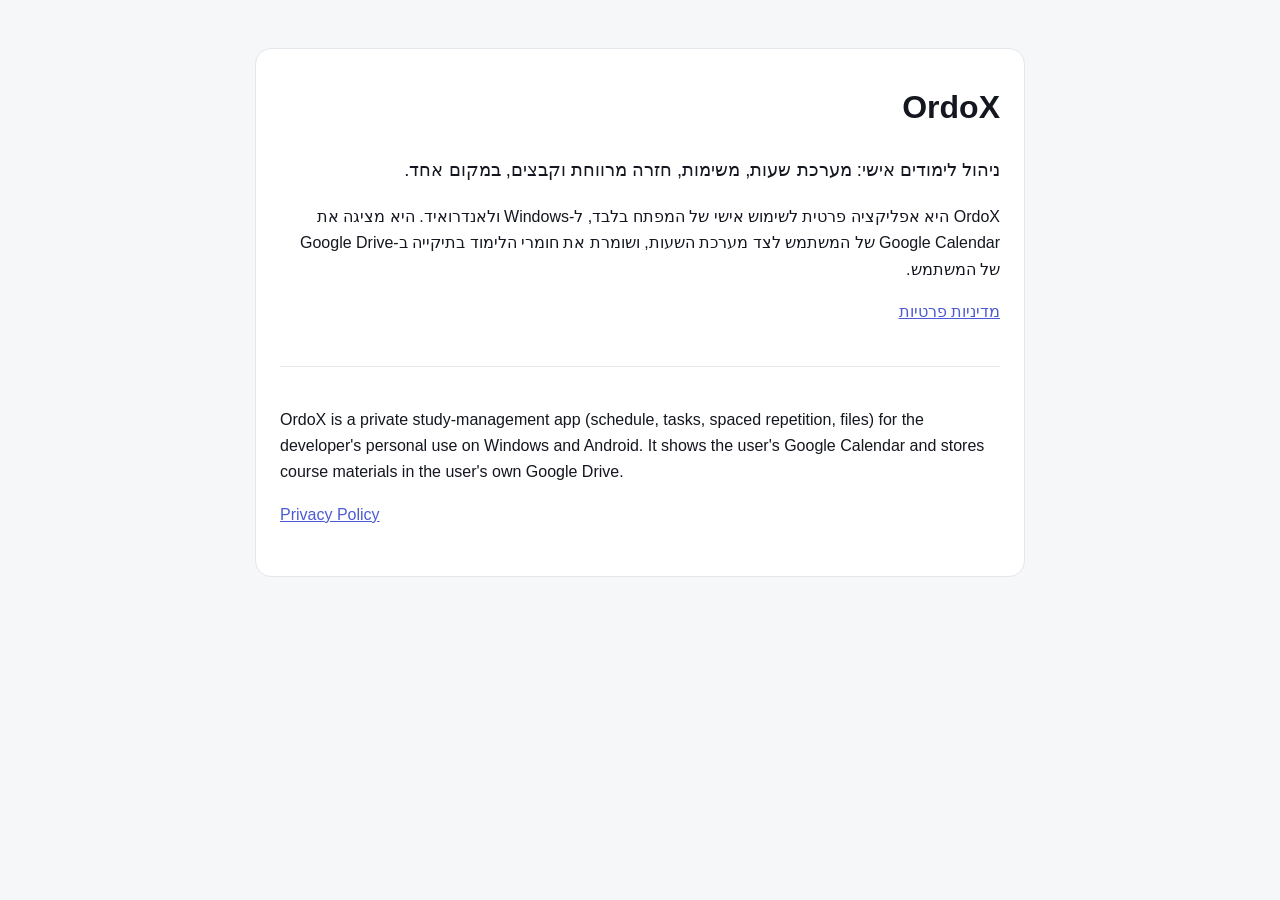
<file: index.html>
<!doctype html>
<html lang="he" dir="rtl">
<head>
  <meta charset="utf-8">
  <meta name="viewport" content="width=device-width, initial-scale=1">
  <title>OrdoX</title>
  <link rel="stylesheet" href="style.css">
</head>
<body>
  <main>
    <h1>OrdoX</h1>
    <p class="lead">ניהול לימודים אישי: מערכת שעות, משימות, חזרה מרווחת וקבצים, במקום אחד.</p>
    <p>OrdoX היא אפליקציה פרטית לשימוש אישי של המפתח בלבד, ל-Windows ולאנדרואיד. היא מציגה את Google Calendar של המשתמש לצד מערכת השעות, ושומרת את חומרי הלימוד בתיקייה ב-Google Drive של המשתמש.</p>
    <p><a href="privacy.html">מדיניות פרטיות</a></p>
    <hr>
    <div dir="ltr" lang="en">
      <p>OrdoX is a private study-management app (schedule, tasks, spaced repetition, files) for the developer's personal use on Windows and Android. It shows the user's Google Calendar and stores course materials in the user's own Google Drive.</p>
      <p><a href="privacy.html#en">Privacy Policy</a></p>
    </div>
  </main>
</body>
</html>
</file>
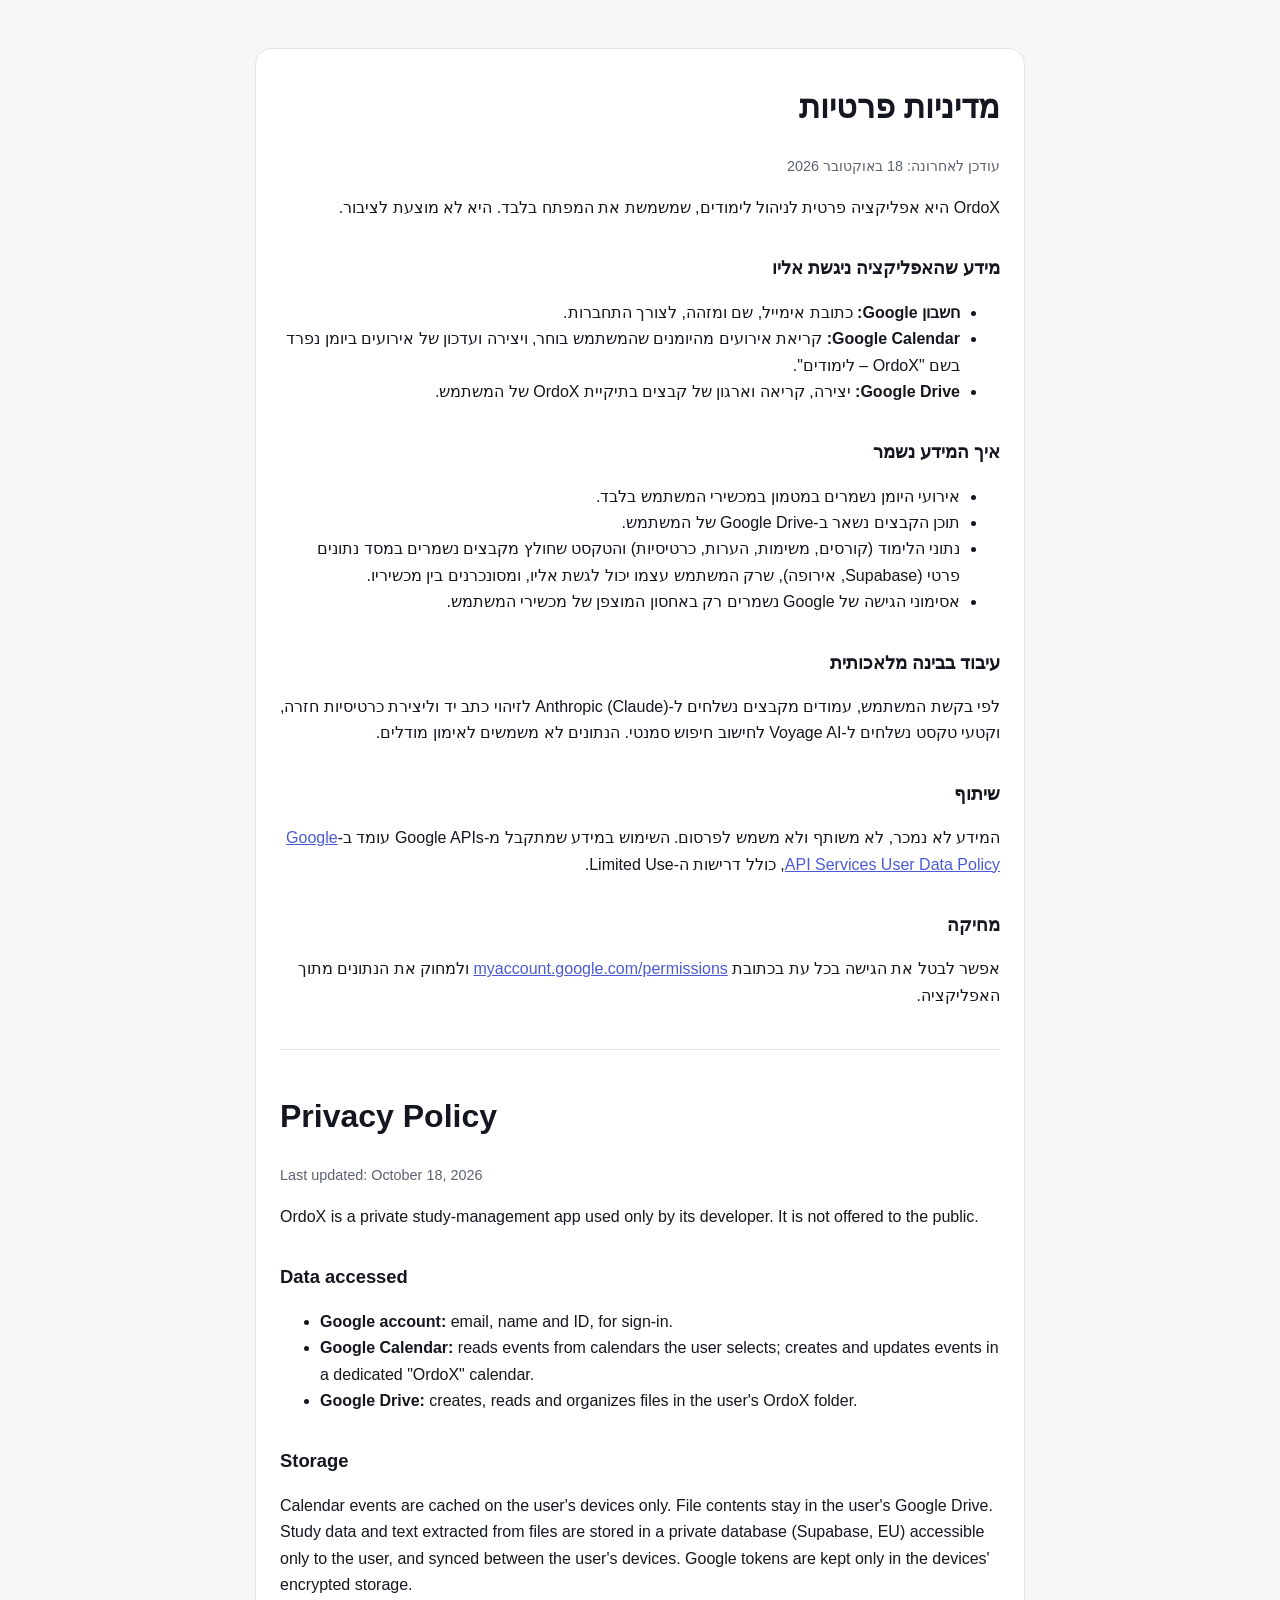
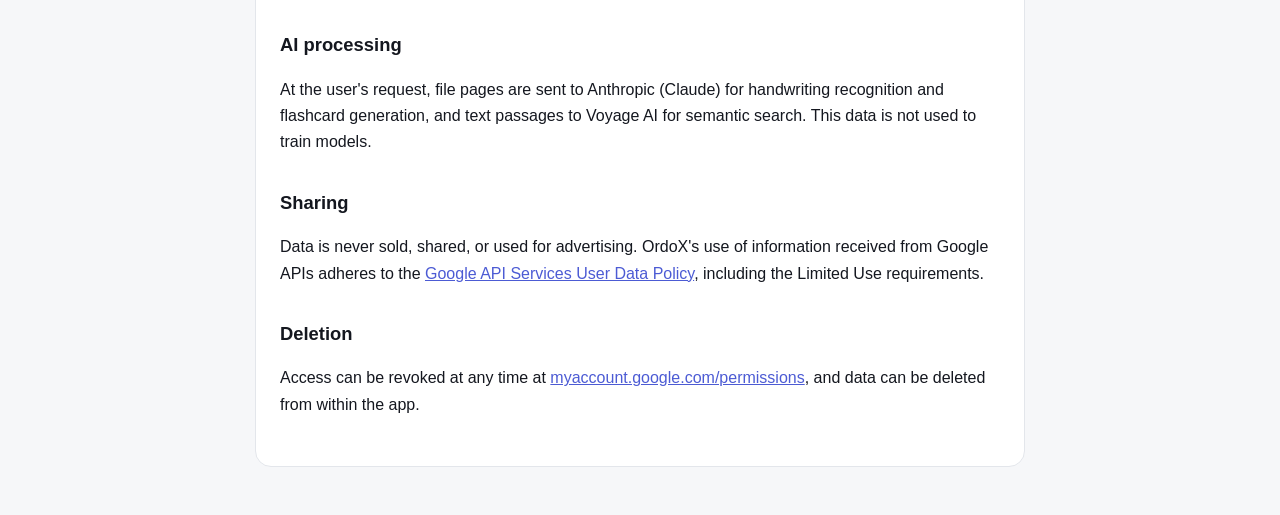
<file: privacy.html>
<!doctype html>
<html lang="he" dir="rtl">
<head>
  <meta charset="utf-8">
  <meta name="viewport" content="width=device-width, initial-scale=1">
  <title>OrdoX · מדיניות פרטיות</title>
  <link rel="stylesheet" href="style.css">
</head>
<body>
  <main>
    <h1>מדיניות פרטיות</h1>
    <p class="muted">עודכן לאחרונה: 18 באוקטובר 2026</p>

    <p>OrdoX היא אפליקציה פרטית לניהול לימודים, שמשמשת את המפתח בלבד. היא לא מוצעת לציבור.</p>

    <h2>מידע שהאפליקציה ניגשת אליו</h2>
    <ul>
      <li><strong>חשבון Google:</strong> כתובת אימייל, שם ומזהה, לצורך התחברות.</li>
      <li><strong>Google Calendar:</strong> קריאת אירועים מהיומנים שהמשתמש בוחר, ויצירה ועדכון של אירועים ביומן נפרד בשם "OrdoX – לימודים".</li>
      <li><strong>Google Drive:</strong> יצירה, קריאה וארגון של קבצים בתיקיית OrdoX של המשתמש.</li>
    </ul>

    <h2>איך המידע נשמר</h2>
    <ul>
      <li>אירועי היומן נשמרים במטמון במכשירי המשתמש בלבד.</li>
      <li>תוכן הקבצים נשאר ב-Google Drive של המשתמש.</li>
      <li>נתוני הלימוד (קורסים, משימות, הערות, כרטיסיות) והטקסט שחולץ מקבצים נשמרים במסד נתונים פרטי (Supabase, אירופה), שרק המשתמש עצמו יכול לגשת אליו, ומסונכרנים בין מכשיריו.</li>
      <li>אסימוני הגישה של Google נשמרים רק באחסון המוצפן של מכשירי המשתמש.</li>
    </ul>

    <h2>עיבוד בבינה מלאכותית</h2>
    <p>לפי בקשת המשתמש, עמודים מקבצים נשלחים ל-Anthropic (Claude) לזיהוי כתב יד וליצירת כרטיסיות חזרה, וקטעי טקסט נשלחים ל-Voyage AI לחישוב חיפוש סמנטי. הנתונים לא משמשים לאימון מודלים.</p>

    <h2>שיתוף</h2>
    <p>המידע לא נמכר, לא משותף ולא משמש לפרסום. השימוש במידע שמתקבל מ-Google APIs עומד ב-<a href="https://developers.google.com/terms/api-services-user-data-policy">Google API Services User Data Policy</a>, כולל דרישות ה-Limited Use.</p>

    <h2>מחיקה</h2>
    <p>אפשר לבטל את הגישה בכל עת בכתובת <a href="https://myaccount.google.com/permissions">myaccount.google.com/permissions</a> ולמחוק את הנתונים מתוך האפליקציה.</p>

    <hr>

    <div dir="ltr" lang="en" id="en">
      <h1>Privacy Policy</h1>
      <p class="muted">Last updated: October 18, 2026</p>
      <p>OrdoX is a private study-management app used only by its developer. It is not offered to the public.</p>
      <h2>Data accessed</h2>
      <ul>
        <li><strong>Google account:</strong> email, name and ID, for sign-in.</li>
        <li><strong>Google Calendar:</strong> reads events from calendars the user selects; creates and updates events in a dedicated "OrdoX" calendar.</li>
        <li><strong>Google Drive:</strong> creates, reads and organizes files in the user's OrdoX folder.</li>
      </ul>
      <h2>Storage</h2>
      <p>Calendar events are cached on the user's devices only. File contents stay in the user's Google Drive. Study data and text extracted from files are stored in a private database (Supabase, EU) accessible only to the user, and synced between the user's devices. Google tokens are kept only in the devices' encrypted storage.</p>
      <h2>AI processing</h2>
      <p>At the user's request, file pages are sent to Anthropic (Claude) for handwriting recognition and flashcard generation, and text passages to Voyage AI for semantic search. This data is not used to train models.</p>
      <h2>Sharing</h2>
      <p>Data is never sold, shared, or used for advertising. OrdoX's use of information received from Google APIs adheres to the <a href="https://developers.google.com/terms/api-services-user-data-policy">Google API Services User Data Policy</a>, including the Limited Use requirements.</p>
      <h2>Deletion</h2>
      <p>Access can be revoked at any time at <a href="https://myaccount.google.com/permissions">myaccount.google.com/permissions</a>, and data can be deleted from within the app.</p>
    </div>
  </main>
</body>
</html>
</file>
<file: style.css>
:root {
  --bg: #F6F7F9;
  --surface: #FFFFFF;
  --text: #14171F;
  --text-2: #5B6270;
  --primary: #4C5BD4;
  --border: #E3E6EB;
}
@media (prefers-color-scheme: dark) {
  :root {
    --bg: #0E1015;
    --surface: #161922;
    --text: #ECEEF2;
    --text-2: #A4ABB8;
    --primary: #8C98F2;
    --border: #2A2F3B;
  }
}
body {
  margin: 0;
  background: var(--bg);
  color: var(--text);
  font: 16px/1.65 "Heebo", "Segoe UI", Arial, sans-serif;
}
main {
  max-width: 720px;
  margin: 48px auto;
  padding: 32px 24px;
  background: var(--surface);
  border: 1px solid var(--border);
  border-radius: 16px;
}
@media (max-width: 760px) {
  main { margin: 16px; padding: 24px 16px; }
}
h1 { margin-top: 0; }
h2 { font-size: 1.15rem; margin-top: 2rem; }
a { color: var(--primary); }
hr { border: 0; border-top: 1px solid var(--border); margin: 2.5rem 0; }
.lead { font-size: 1.15rem; }
.muted { color: var(--text-2); font-size: 0.9rem; }
</file>
